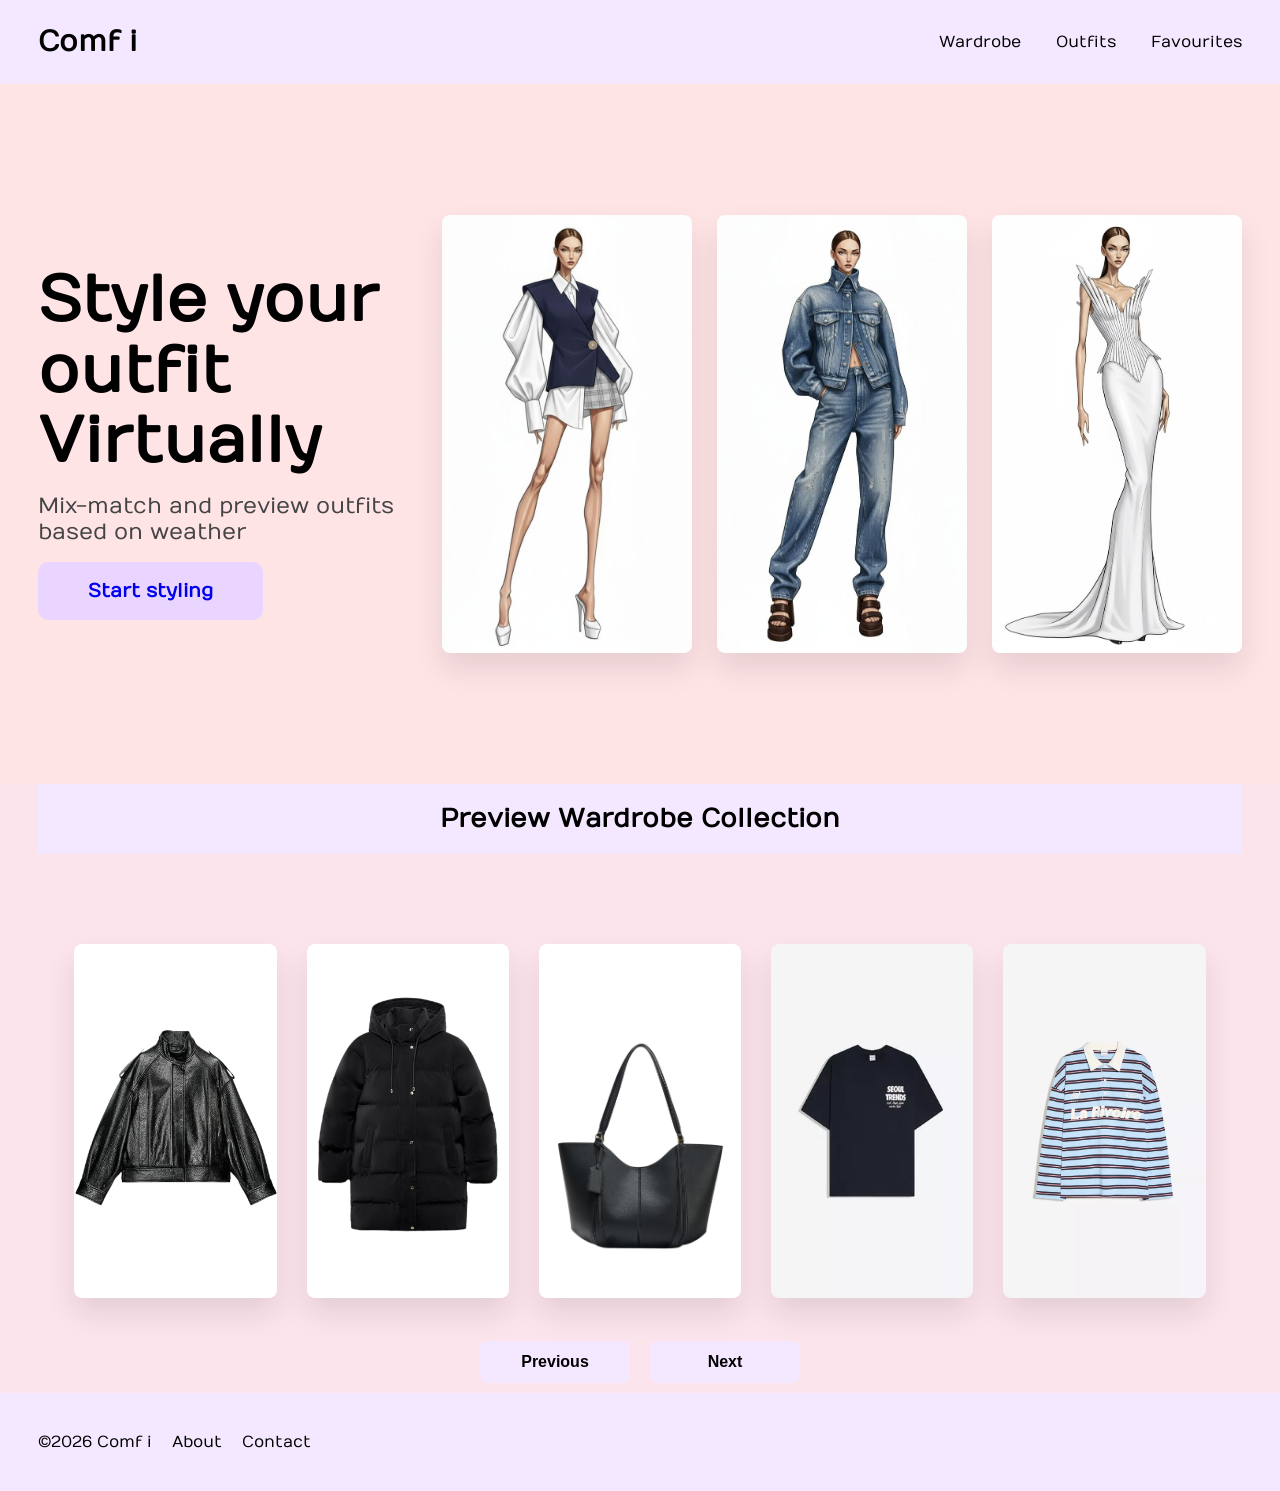
<file: index.html>
<!doctype html>
<html lang="en" dir="ltr">
  <head>
    <meta charset="UTF-8" />
    <title>
      Comf i | Virtual Wardrobe - Preview & Style Your Outfits Online
    </title>
    <link rel="stylesheet" href="style.css" />
  </head>
  <body>
    <header class="navbar">
      <div class="logo">Comf i</div>
      <nav aria-label="Main Navigation">
        <a href="#wardrobe-start">Wardrobe</a>
        <a href="wardrobe.html">Outfits</a>
        <a href="wardrobe.html">Favourites</a>
      </nav>
    </header>

    <main>
      <section class="hero" aria-label="Introduction">
        <div class="hero-text">
          <h1>Style your outfit Virtually</h1>
          <p>Mix-match and preview outfits based on weather</p>
          <a class="a-styling" href="wardrobe.html">Start styling</a>
        </div>
        <div class="hero-images">
          <img
            class="h-image"
            src="images/heroop1.jpg"
            alt="Fashion lookbook casual autumn outfit styling"
          />
          <img
            class="h-image"
            src="images/hero2.jpg"
            alt="Fashion lookbook winter outerwear garment styling"
          />
          <img
            class="h-image"
            src="images/hero3.jpg"
            alt="Fashion lookbook warm summer attire styling"
          />
        </div>
      </section>

      <section aria-labelledby="wardrobe-start">
        <h2 class="section-title" id="wardrobe-start">
          Preview Wardrobe Collection
        </h2>
        <div class="items" id="wardrobe-container"></div>
      </section>

      <section aria-label="Wardrobe Grid Items">
        <div class="items" id="material">
          <img
            class="g-image"
            src="images/jacketleather.png"
            alt="Black Classic Leather Jacket"
          />
          <img
            class="g-image"
            src="images/coatwinter.png"
            alt="Heavy Long Winter Coat"
          />
          <img
            class="g-image"
            src="images/Bag.png"
            alt="Leather Shoulder Handbag"
          />
          <img
            class="g-image"
            src="images/tshirt2.jpg"
            alt="Casual Cotton T-Shirt"
          />
          <img
            class="g-image"
            src="images/longsleevesport.jpg"
            alt="Athletic Long-Sleeve Shirt"
          />
          <img
            class="g-image"
            src="images/Hoodie.jpg"
            alt="Comfortable Oversized Hoodie"
          />
          <img
            class="g-image"
            src="images/jacketjeans.jpg"
            alt="Blue Denim Jean Jacket"
          />
          <img
            class="g-image"
            src="images/shortj.png"
            alt="Casual Denim Shorts"
          />
          <img
            class="g-image"
            src="images/botttuta1.jpg"
            alt="Comfy Fleece Sweatpants"
          />
          <img
            class="g-image"
            src="images/bottjeans1.png"
            alt="Classic Blue Denim Jeans"
          />
          <img
            class="g-image"
            src="images/dressserious.png"
            alt="Elegant Formal Evening Dress"
          />
          <img
            class="g-image"
            src="images/coatrain.jpg"
            alt="Waterproof Yellow Raincoat"
          />
          <img
            class="g-image"
            src="images/bagheart.jpg"
            alt="Heart Patterned Handbag"
          />
          <img
            class="g-image"
            src="images/shoesblack.jpg"
            alt="Formal Black Leather Shoes"
          />
          <img
            class="g-image"
            src="images/blouse.png"
            alt="Elegant Silk Blouse"
          />
          <img
            class="g-image"
            src="images/skirt.png"
            alt="Casual A-Line Skirt"
          />
          <img
            class="g-image"
            src="images/hoodieopen.jpg"
            alt="Zip-Up Sporty Hoodie"
          />
          <img
            class="g-image"
            src="images/Jacketserious1.jpg"
            alt="Tailored Formal Blazer Jacket"
          />
          <img
            class="g-image"
            src="images/shoessandale.jpg"
            alt="Open-Toed Summer Sandals"
          />
          <img
            class="g-image"
            src="images/dressopen.jpg"
            alt="Casual Flowing Summer Dress"
          />
          <img
            class="g-image"
            src="images/botttutaser.jpg"
            alt="Tailored Smart Casual Trousers"
          />
          <img
            class="g-image"
            src="images/skirtblue.jpg"
            alt="Blue Pleated Skirt"
          />
          <img
            class="g-image"
            src="images/coatsoft.jpg"
            alt="Soft Pastel Trench Coat"
          />
          <img
            class="g-image"
            src="images/sweaterknit.jpg"
            alt="Warm Cozy Knit Sweater"
          />
          <img
            class="g-image"
            src="images/Tshirtmusic.jpg"
            alt="Graphic Music Band T-Shirt"
          />
          <img
            class="g-image"
            src="images/Tshirtf1.jpg"
            alt="Athletic Fit Sporty T-Shirt"
          />
          <img
            class="g-image"
            src="images/bottWhiteJeans.png"
            alt="Slim-Fit White Denim Jeans"
          />
          <img
            class="g-image"
            src="images/logsleeveopen.jpg"
            alt="Button-Up Long Sleeve Shirt"
          />
          <img
            class="g-image"
            src="images/LinenBlousef1.jpg"
            alt="Lightweight Summer Linen Blouse"
          />
          <img
            class="g-image"
            src="images/dresswinter.jpg"
            alt="Long Sleeve Knit Winter Dress"
          />
          <img
            class="g-image"
            src="images/Jumpswit.png"
            alt="Modern One-Piece Jumpsuit"
          />
          <img
            class="g-image"
            src="images/longsleevecasual.jpg"
            alt="Casual Crewneck Long Sleeve Shirt"
          />
          <img
            class="g-image"
            src="images/shoestaka.jpg"
            alt="Casual Streetwear Running Sneakers"
          />
        </div>

        <div class="move-Btns">
          <button id="prev-Btn">Previous</button>
          <button id="next-Btn">Next</button>
        </div>
      </section>
    </main>

    <footer>
      <p>©2026 Comf i</p>
      <a href="#" class="foot" aria-label="Learn more about Comf i">About</a>
      <a href="#" class="foot" aria-label="Get in touch with Comf i support"
        >Contact</a
      >
    </footer>

    <script src="script.js"></script>
  </body>
</html>
</file>
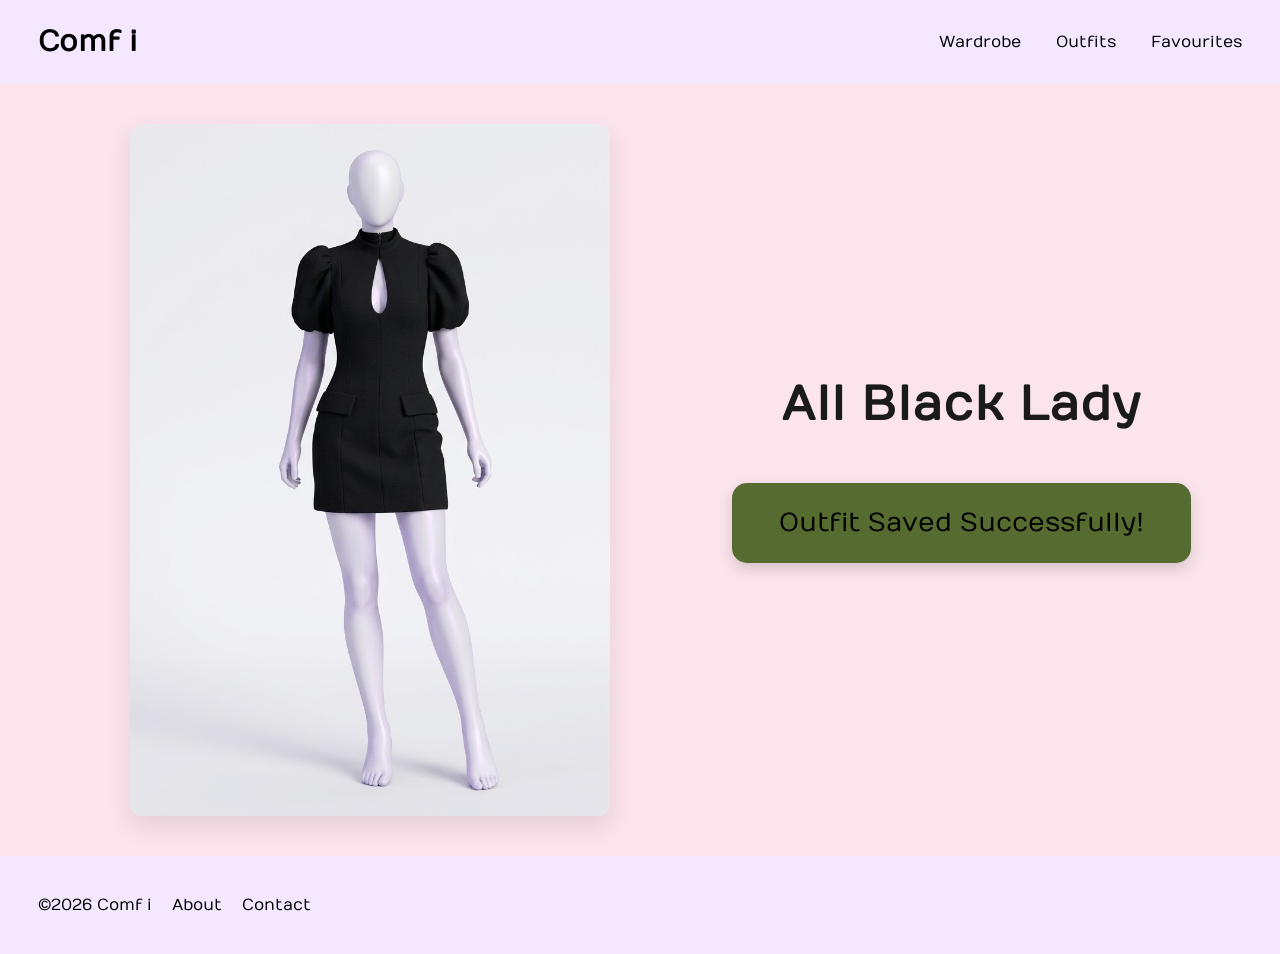
<file: result.html>
<!doctype html>
<html lang="en">
  <head>
    <meta charset="UTF-8" />
    <title>Outfit Saved Successfully | Comf i Virtual Wardrobe</title>
    <link rel="stylesheet" href="style.css" />
  </head>
  <body>
    <header class="navbar">
      <div class="logo">
        <a href="index.html" style="text-decoration: none; color: inherit"
          >Comf i</a
        >
      </div>
      <nav aria-label="Main Navigation">
        <a href="wardrobe.html">Wardrobe</a>
        <a href="wardrobe.html">Outfits</a>
        <a href="wardrobe.html">Favourites</a>
        <!-- <span class="menu">☰</span> -->
      </nav>
    </header>

    <main>
      <section class="result-container" aria-label="Saved Outfit Review">
        <div class="result-image">
          <img
            src="images/manequin wirth dress.jpg"
            alt="Finalized custom outfit combination shown on virtual mannequin"
          />
        </div>

        <div class="result-content">
          <h1 class="outfit-name">All Black Lady</h1>
          <div class="success-banner" role="status" aria-live="polite">
            Outfit Saved Successfully!
          </div>
        </div>
      </section>
    </main>

    <footer>
      <p>©2026 Comf i</p>
      <a href="#" class="foot" aria-label="Learn more about Comf i">About</a>
      <a href="#" class="foot" aria-label="Get in touch with Comf i support"
        >Contact</a
      >
    </footer>
  </body>
</html>
</file>
<file: style.css>
/* Home page */
@import url('https://fonts.googleapis.com/css2?family=Montserrat:ital,wght@0,100..900;1,100..900&family=Numans&display=swap');

* {
  box-sizing: border-box;
  margin: 0;
  padding: 0;
}

html {
  background-color: rgb(252, 228, 236);
  overflow-x: hidden;
}

body {
  font-family: 'Numans', sans-serif;
  background-color: rgb(252, 228, 236);
  width: 100%;
  overflow-x: hidden;
}

/* full width containers */
header,
section,
.section-title,
.items,
footer {
  width: 100%;
  padding-left: 3%;
  padding-right: 3%;
}

/* ensure no white gaps between sections */
main > section {
  background-color: rgb(252, 228, 236);
}

/* header */
header {
  display: flex;
  justify-content: space-between;
  align-items: center;
  padding-top: 25px;
  padding-bottom: 25px;
  background-color: rgb(243, 232, 255);
}
.logo {
  font-weight: bold;
  font-size: 1.8rem;
}
nav a {
  margin-left: 30px;
  text-decoration: none;
  color: #000;
  font-weight: 500;
}

/* hero */
.hero {
  background-color: #ffe4e6;
  display: flex;
  flex-direction: row;
  justify-content: space-between;
  align-items: center;
  gap: 40px;
  padding-top: 60px;
  padding-bottom: 60px;
  min-height: 700px;
}

.hero-text {
  flex: 1;
  max-width: 600px;
}

.hero-text h1 {
  font-size: 4rem;
  margin-bottom: 15px;
  line-height: 1.1;
}

.hero-text p {
  font-size: 1.4rem;
  color: #444;
  margin-bottom: 35px;
}

.a-styling {
  background-color: #e9d5ff;
  text-decoration: none;
  padding: 18px 50px;
  border: none;
  border-radius: 10px;
  cursor: pointer;
  font-weight: bold;
  font-size: 1.2rem;
}
.a-styling:hover {
  color: grey;
}

/* large image container */
.hero-images {
  flex: 1.5;
  display: flex;
  gap: 25px;
  justify-content: flex-end;
  align-items: center;
}

.h-image {
  width: 22%;
  min-width: 250px;
  height: auto;
  aspect-ratio: 2 / 3.5;
  object-fit: cover;
  border-radius: 8px;
  background-color: #fff;
  box-shadow: 0 15px 30px rgba(0, 0, 0, 0.1);
  cursor: pointer;
}

/* wardrobe section */
.section-title {
  background-color: #f3e8ff;
  text-align: center;
  padding: 20px 0;
  font-size: 1.6rem;
}

/* grid */
.items {
  display: grid;
  grid-template-columns: repeat(5, 1fr);
  grid-template-rows: 1fr;
  gap: 30px;
  background-color: rgb(252, 228, 236);
  padding-top: 30px;
  padding-bottom: 30px;
}

.g-image {
  width: 100%;
  height: auto;
  aspect-ratio: 2 / 3.5;
  object-fit: cover;
  border-radius: 8px;
  background-color: #fff;
  box-shadow: 0 15px 30px rgba(0, 0, 0, 0.1);
  transition: opacity 0.3s ease;
}
.g-image:hover {
  transform: translateY(-15px);
}

.move-Btns {
  display: flex;
  justify-content: center;
  gap: 20px;
  padding: 10px 0;
  background-color: rgb(252, 228, 236);
}
.move-Btns button {
  flex: 1;
  max-width: 150px;
  padding: 12px 25px;
  border: none;
  border-radius: 8px;
  font-size: 1rem;
  font-weight: bold;
  cursor: pointer;
  transition: all 0.3s ease;
}
.move-Btns button:hover {
  transform: translateY(-2px);
  color: grey;
}
.move-Btns button:active {
  transform: scale(0.95);
}
.move-Btns button:disabled {
  background-color: #ccc;
  cursor: not-allowed;
  transform: none;
}
#prev-Btn,
#next-Btn {
  background-color: rgb(243, 232, 255);
}

footer {
  padding-top: 40px;
  padding-bottom: 40px;
  display: flex;
  justify-content: flex-start;
  background-color: rgb(243, 232, 255);
  gap: 20px;
}
.foot {
  display: flex;
  gap: 30px;
  text-decoration: none;
  color: black;
}


/* ===================== */
/* second page           */
/* ===================== */

.main-layout {
  display: grid;
  grid-template-columns: 300px 1fr 350px;
  gap: 30px;
  padding: 30px 40px;
  background: #f3d4d4;
}

.sidebar,
.builder,
.preview {
  display: grid;
  height: 100%;
  background-color: rgb(243, 232, 255);
}

/* left sidebar */
.sidebar {
  padding: 20px;
  background-color: rgb(243, 232, 255);
}

.filter-group {
  margin-top: 15px;
  padding: 100px 30px;
  font-size: 20px;
}

.filter-group p {
  font-weight: bold;
  margin-bottom: 8px;
}

.filter-group label {
  display: block;
  margin: 5px 0;
}

/* center */
.builder {
  padding: 20px;
  gap: 20px;
  background-color: rgb(243, 232, 255);
}

/* rows */
.rows {
  display: grid;
  grid-template-columns: repeat(4, 1fr);
  grid-template-rows: repeat(2, 300px);
  justify-items: center;
  align-items: center;
  gap: 20px;
  margin-top: 20px;
  overflow: visible;
  margin-bottom: 10px;
}

/* item box */
.item {
  height: 300px;
  width: 100%;
  max-width: 100%;
  background: #fff;
  display: flex;
  justify-content: center;
  align-items: center;
}

.item img {
  max-height: 320px;
  width: 100%;
  height: auto;
  object-fit: contain;
  display: block;
}

.g2-move-Btns {
  display: flex;
  justify-content: center;
  gap: 20px;
  padding: 10px 0;
  background-color: rgb(243, 232, 255);
  margin-top: 10px;
}

.add-text {
  position: absolute;
  top: -10px;
  left: 10px;
  background: #efd3d3;
  padding: 0 8px;
  font-size: 12px;
}

.selected {
  border: 2px solid #3f3fff;
}

/* right side */
.preview {
  padding: 20px;
  align-items: center;
  background-color: rgb(243, 232, 255);
  flex-direction: column;
  width: 100%;
  justify-content: center;
  align-items: flex-start;
  gap: 10px;
}

.model-wrapper {
  position: relative;
  width: 300px;
  height: 600px;
  margin: auto;
  overflow: visible;
}

.model-base {
  width: 100%;
  position: absolute;
  top: 0;
  left: 0;
  z-index: 1;
}

/* ALL clothes */
.clothes-layer {
  position: absolute;
  pointer-events: none;
  display: none;
  height: auto;
  max-height: 100%;
}

#layer-Tops {
  top: 10%;
  left: 50%;
  transform: translateX(-50%);
  width: 85%;
  z-index: 3;
}

#layer-Bottoms {
  top: 50%;
  left: 50%;
  transform: translateX(-50%);
  width: 90%;
  z-index: 2;
}

#layer-One-piece {
  top: 10%;
  left: 50%;
  transform: translateX(-50%);
  width: 100%;
  z-index: 4;
}

#layer-Outerwear {
  top: 25%;
  left: 85%;
  transform: translateX(-50%);
  width: 80%;
  z-index: 5;
}

.item-selected {
  outline: 3px solid #b39ddb;
  transform: scale(1.05);
}

.model {
  width: 250px;
  height: auto;
}

.btn-group {
  display: flex;
  flex-direction: column;
  width: 100%;
  justify-content: center;
  align-items: center;
  gap: 10px;
}

.btn-primary,
.btn-secondary {
  width: 80%;
  padding: 15px;
  gap: 30px;
  border: none;
  text-decoration: none;
  background-color: white;
  border-radius: 10px;
  font-weight: bold;
  font-size: 1.2rem;
}

.last {
  text-decoration: none;
  color: black;
}


/* ===================== */
/* result page           */
/* ===================== */

.result-container {
  display: grid;
  grid-template-columns: 1.2fr 1fr;
  align-items: center;
  justify-items: center;
  min-height: calc(100vh - 160px);
  padding: 40px 5%;
  background-color: rgb(252, 228, 236);
  gap: 30px;
}

.result-image {
  width: 100%;
  max-width: 480px;
  display: flex;
  justify-content: center;
}

.result-image img {
  width: 100%;
  height: auto;
  border-radius: 12px;
  box-shadow: 0 10px 25px rgba(0, 0, 0, 0.1);
  object-fit: cover;
}

.result-content {
  display: flex;
  flex-direction: column;
  align-items: center;
  text-align: center;
  width: 100%;
}

.outfit-name {
  font-family: 'Numans', sans-serif;
  font-size: 3rem;
  margin-bottom: 50px;
  color: #1a1a1a;
  letter-spacing: 1px;
}

.success-banner {
  background-color: #556b2f;
  color: #000;
  padding: 25px 20px;
  width: 90%;
  max-width: 550px;
  font-size: 1.6rem;
  font-weight: 500;
  border-radius: 15px;
  box-shadow: 0 6px 15px rgba(0, 0, 0, 0.15);
  transition: transform 0.3s ease;
}

.success-banner:hover {
  transform: translateY(-5px);
}
</file>
